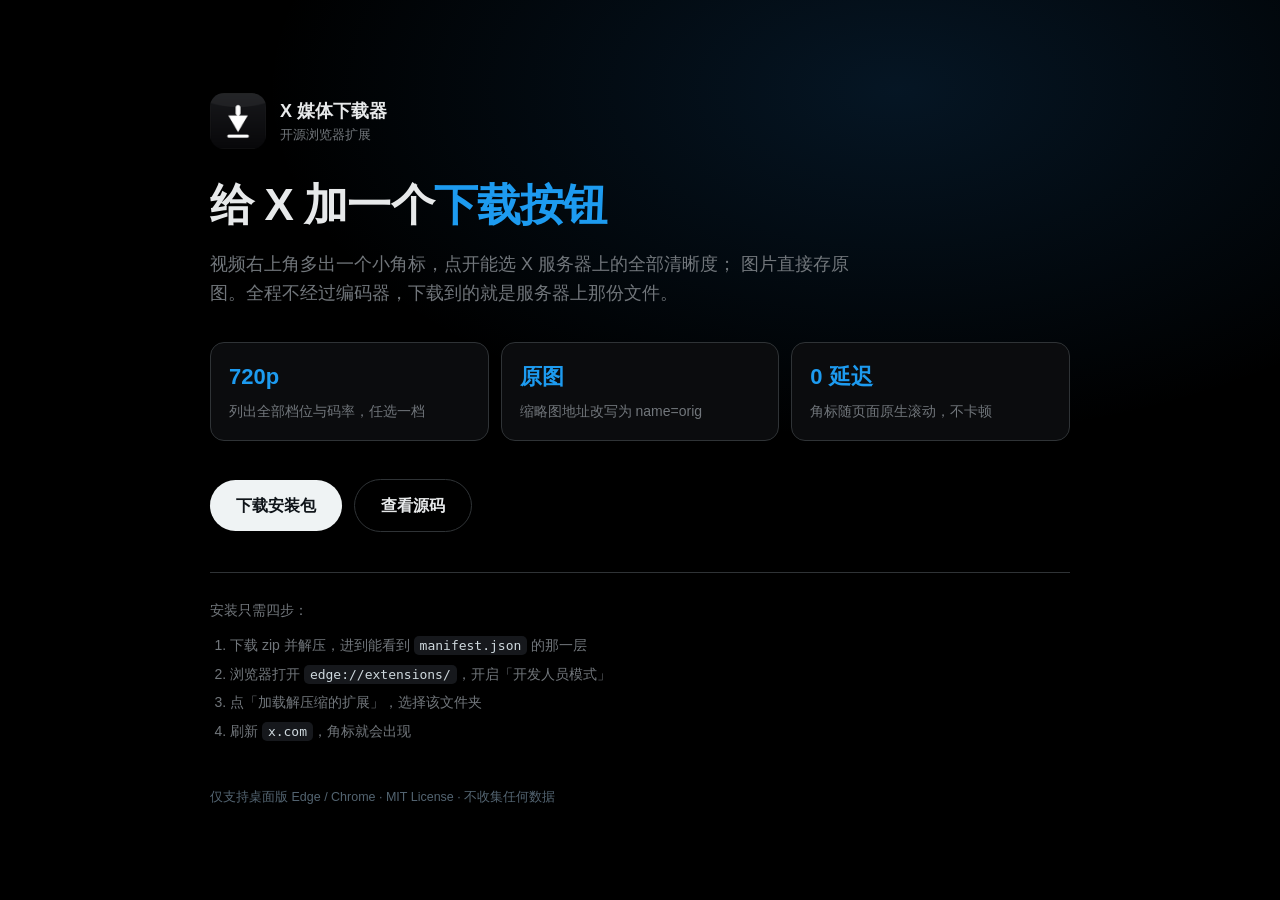
<file: docs/index.html>
<!DOCTYPE html>
<html lang="zh-CN">
<head>
<meta charset="utf-8" />
<meta name="viewport" content="width=device-width, initial-scale=1" />
<title>X 媒体下载器 — 一键保存 X 上的视频与原图</title>
<meta name="description" content="浏览器扩展：视频可选全部清晰度，图片直出原图，不二次转码。开源免费，支持 Edge / Chrome 桌面版。" />

<!-- Open Graph -->
<meta property="og:type" content="website" />
<meta property="og:site_name" content="X 媒体下载器" />
<meta property="og:title" content="X 媒体下载器 — 一键保存 X 上的视频与原图" />
<meta property="og:description" content="视频可选全部清晰度，图片直出原图，不二次转码。开源免费，支持 Edge / Chrome。" />
<meta property="og:url" content="https://usersnamesme.github.io/X-DOWNLOAD/" />
<meta property="og:image" content="https://usersnamesme.github.io/X-DOWNLOAD/og.png" />
<meta property="og:image:width" content="1200" />
<meta property="og:image:height" content="630" />

<!-- Twitter / X 卡片 -->
<meta name="twitter:card" content="summary_large_image" />
<meta name="twitter:site" content="@NgshingHow" />
<meta name="twitter:creator" content="@NgshingHow" />
<meta name="twitter:title" content="X 媒体下载器 — 一键保存 X 上的视频与原图" />
<meta name="twitter:description" content="视频可选全部清晰度，图片直出原图，不二次转码。开源免费，支持 Edge / Chrome。" />
<meta name="twitter:image" content="https://usersnamesme.github.io/X-DOWNLOAD/og.png" />

<link rel="icon" href="icon.png" />
<style>
  :root { --blue:#1d9bf0; --txt:#e7e9ea; --dim:#71767b; --line:#2f3336; }
  * { box-sizing: border-box; }
  body {
    margin: 0; background: #000; color: var(--txt);
    font: 400 16px/1.6 -apple-system, "Segoe UI", "Microsoft YaHei", sans-serif;
    min-height: 100vh; display: flex; align-items: center; justify-content: center;
    padding: 40px 20px;
    background-image: radial-gradient(900px 500px at 70% 10%, rgba(29,120,200,.18), transparent 70%);
  }
  .wrap { max-width: 860px; width: 100%; }
  .brand { display: flex; align-items: center; gap: 14px; margin-bottom: 28px; }
  .brand img { width: 56px; height: 56px; border-radius: 14px; }
  h1 { margin: 0; font-size: clamp(28px, 5vw, 44px); line-height: 1.25; letter-spacing: -0.02em; }
  h1 span { color: var(--blue); }
  .lead { color: var(--dim); font-size: clamp(15px, 2vw, 18px); margin: 18px 0 34px; max-width: 640px; }
  .feats { display: grid; gap: 12px; grid-template-columns: repeat(auto-fit, minmax(230px, 1fr)); margin-bottom: 38px; }
  .feat { border: 1px solid var(--line); border-radius: 14px; padding: 16px 18px; background: #0b0c0e; }
  .feat b { display: block; color: var(--blue); font-size: 22px; margin-bottom: 4px; }
  .feat span { color: var(--dim); font-size: 14px; }
  .cta { display: flex; gap: 12px; flex-wrap: wrap; align-items: center; }
  .btn {
    display: inline-block; padding: 13px 26px; border-radius: 999px;
    background: #eff3f4; color: #0f1419; font-weight: 700; text-decoration: none;
    transition: opacity .15s;
  }
  .btn:hover { opacity: .88; }
  .btn.ghost { background: transparent; color: var(--txt); border: 1px solid var(--line); }
  .btn.ghost:hover { background: #16181c; }
  .steps { margin-top: 40px; padding-top: 26px; border-top: 1px solid var(--line); color: var(--dim); font-size: 14px; }
  .steps ol { margin: 12px 0 0; padding-left: 20px; }
  .steps li { margin-bottom: 6px; }
  .steps code { background: #16181c; padding: 2px 6px; border-radius: 5px; font-size: 13px; color: #cfd9de; }
  footer { margin-top: 44px; color: #536471; font-size: 12.5px; }
</style>
</head>
<body>
  <div class="wrap">
    <div class="brand">
      <img src="icon.png" alt="" />
      <div>
        <div style="font-weight:800;font-size:18px">X 媒体下载器</div>
        <div style="color:var(--dim);font-size:13px">开源浏览器扩展</div>
      </div>
    </div>

    <h1>给 X 加一个<span>下载按钮</span></h1>
    <p class="lead">
      视频右上角多出一个小角标，点开能选 X 服务器上的全部清晰度；
      图片直接存原图。全程不经过编码器，下载到的就是服务器上那份文件。
    </p>

    <div class="feats">
      <div class="feat"><b>720p</b><span>列出全部档位与码率，任选一档</span></div>
      <div class="feat"><b>原图</b><span>缩略图地址改写为 name=orig</span></div>
      <div class="feat"><b>0 延迟</b><span>角标随页面原生滚动，不卡顿</span></div>
    </div>

    <div class="cta">
      <a class="btn" href="https://github.com/usersnamesme/X-DOWNLOAD/releases/latest">下载安装包</a>
      <a class="btn ghost" href="https://github.com/usersnamesme/X-DOWNLOAD">查看源码</a>
    </div>

    <div class="steps">
      安装只需四步：
      <ol>
        <li>下载 zip 并解压，进到能看到 <code>manifest.json</code> 的那一层</li>
        <li>浏览器打开 <code>edge://extensions/</code>，开启「开发人员模式」</li>
        <li>点「加载解压缩的扩展」，选择该文件夹</li>
        <li>刷新 <code>x.com</code>，角标就会出现</li>
      </ol>
    </div>

    <footer>仅支持桌面版 Edge / Chrome · MIT License · 不收集任何数据</footer>
  </div>
</body>
</html>
</file>
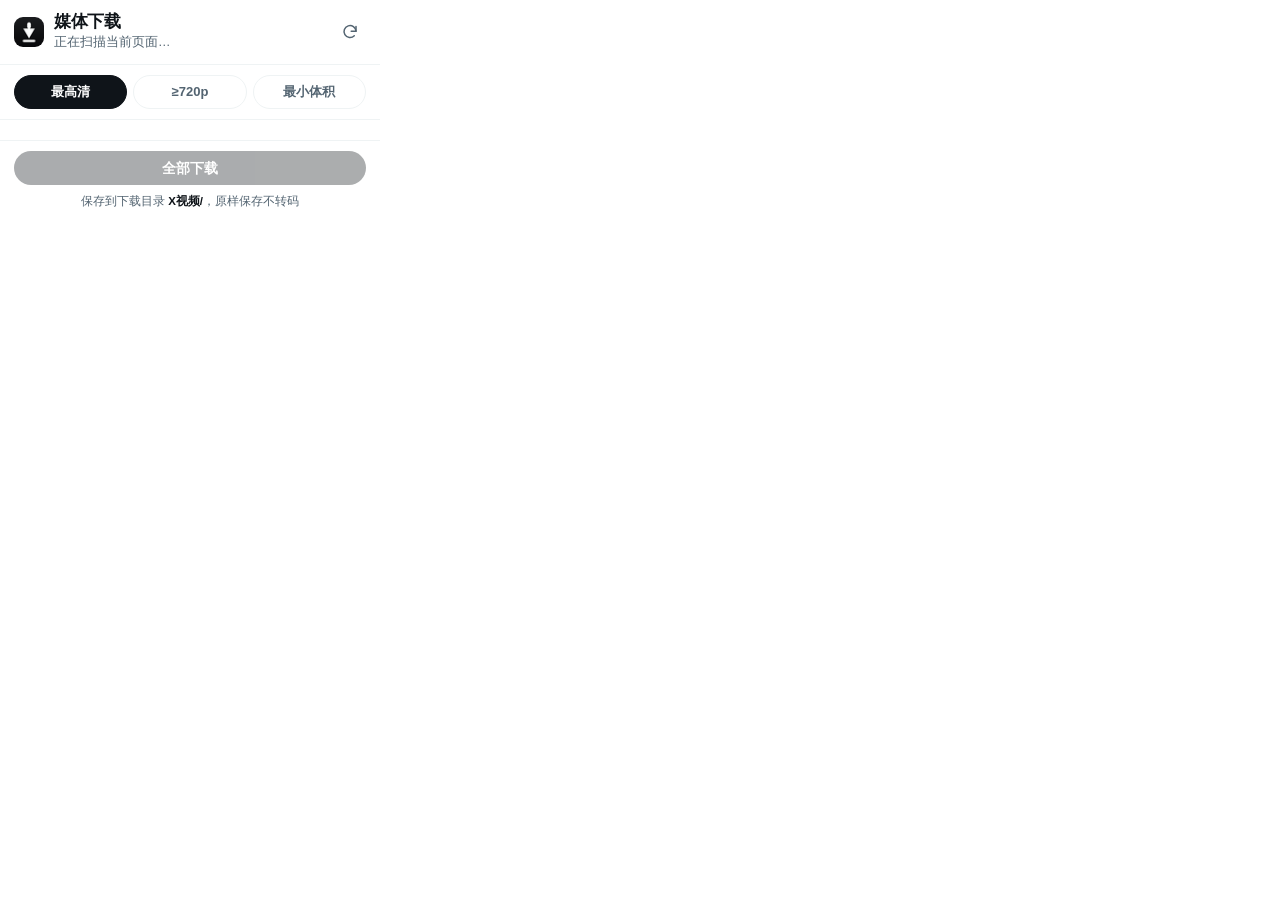
<file: popup.html>
<!DOCTYPE html>
<html lang="zh-CN">
<head>
  <meta charset="utf-8" />
  <meta name="viewport" content="width=device-width, initial-scale=1" />
  <title>X 媒体下载器</title>
  <link rel="stylesheet" href="popup.css" />
</head>
<body>
  <header class="hd">
    <img class="brand" src="icon32.png" alt="" width="30" height="30" />
    <div class="hd-txt">
      <div class="title">媒体下载</div>
      <div class="sub" id="sub">正在扫描当前页面…</div>
    </div>
    <button id="rescan" class="ghost" title="重新扫描" aria-label="重新扫描">
      <svg viewBox="0 0 24 24" width="18" height="18" fill="none" stroke="currentColor"
           stroke-width="2" stroke-linecap="round" stroke-linejoin="round">
        <path d="M20 11a8 8 0 1 0-2.3 6.1" />
        <path d="M20 4.5V11h-6.4" />
      </svg>
    </button>
  </header>

  <section class="segs" role="radiogroup" aria-label="默认清晰度">
    <label class="seg">
      <input type="radio" name="q" value="best" checked />
      <span>最高清</span>
    </label>
    <label class="seg">
      <input type="radio" name="q" value="hd" />
      <span>≥720p</span>
    </label>
    <label class="seg">
      <input type="radio" name="q" value="small" />
      <span>最小体积</span>
    </label>
  </section>

  <main id="list" class="list"></main>

  <footer class="ft">
    <button id="all" class="primary" disabled>全部下载</button>
    <div class="hint">保存到下载目录 <b>X视频/</b>，原样保存不转码</div>
  </footer>

  <script src="popup.js"></script>
</body>
</html>
</file>
<file: popup.css>
/* X 媒体下载器 — 弹窗样式（对齐 X 设计语言） */

:root {
  --bg: #000000;
  --card: #16181c;
  --line: #2f3336;
  --txt: #e7e9ea;
  --dim: #71767b;
  --hover: rgba(255, 255, 255, 0.03);
  --blue: #1d9bf0;
  --inv-bg: #eff3f4;
  --inv-fg: #0f1419;
  --font: -apple-system, BlinkMacSystemFont, "Segoe UI", "Chirp", Roboto,
    "Helvetica Neue", "Microsoft YaHei", Arial, sans-serif;
}

@media (prefers-color-scheme: light) {
  :root {
    --bg: #ffffff;
    --card: #f7f9f9;
    --line: #eff3f4;
    --txt: #0f1419;
    --dim: #536471;
    --hover: rgba(0, 0, 0, 0.03);
    --inv-bg: #0f1419;
    --inv-fg: #ffffff;
  }
}

* { box-sizing: border-box; }

html, body {
  margin: 0;
  width: 380px;
  background: var(--bg);
  color: var(--txt);
  font: 400 14px/1.4 var(--font);
  -webkit-font-smoothing: antialiased;
}

/* ---------------- 头部 ---------------- */

.hd {
  display: flex;
  align-items: center;
  gap: 10px;
  padding: 12px 14px;
  border-bottom: 1px solid var(--line);
}

.brand {
  border-radius: 9px;
  flex: 0 0 auto;
}

.hd-txt { flex: 1; min-width: 0; }

.title {
  font-size: 17px;
  font-weight: 800;
  letter-spacing: -0.02em;
  line-height: 1.2;
}

.sub {
  margin-top: 2px;
  font-size: 12.5px;
  color: var(--dim);
  white-space: nowrap;
  overflow: hidden;
  text-overflow: ellipsis;
}

.ghost {
  flex: 0 0 auto;
  display: grid;
  place-items: center;
  width: 32px;
  height: 32px;
  border: none;
  border-radius: 9999px;
  background: transparent;
  color: var(--dim);
  cursor: pointer;
  transition: background 0.12s ease, color 0.12s ease;
}

.ghost:hover {
  background: var(--hover);
  color: var(--txt);
}

/* ---------------- 清晰度切换 ---------------- */

.segs {
  display: flex;
  gap: 6px;
  padding: 10px 14px;
  border-bottom: 1px solid var(--line);
}

.seg { flex: 1; }
.seg input { position: absolute; opacity: 0; pointer-events: none; }

.seg span {
  display: block;
  padding: 7px 4px;
  border: 1px solid var(--line);
  border-radius: 9999px;
  text-align: center;
  font-size: 13px;
  font-weight: 600;
  color: var(--dim);
  cursor: pointer;
  transition: all 0.12s ease;
}

.seg span:hover { background: var(--hover); color: var(--txt); }

.seg input:checked + span {
  background: var(--inv-bg);
  border-color: var(--inv-bg);
  color: var(--inv-fg);
  font-weight: 700;
}

/* ---------------- 列表 ---------------- */

.list {
  max-height: 372px;
  overflow-y: auto;
  padding: 10px;
  scrollbar-width: thin;
  scrollbar-color: var(--line) transparent;
}

.item {
  padding: 12px;
  margin-bottom: 8px;
  border: 1px solid var(--line);
  border-radius: 16px;
  background: var(--card);
  transition: border-color 0.12s ease;
}

.item:hover { border-color: #536471; }

.item-head {
  display: flex;
  align-items: center;
  gap: 6px;
  margin-bottom: 8px;
  font-size: 12.5px;
  font-weight: 700;
  color: var(--blue);
}

.item-txt {
  color: var(--txt);
  font-size: 13px;
  line-height: 1.5;
  margin-bottom: 10px;
  display: -webkit-box;
  -webkit-line-clamp: 3;
  -webkit-box-orient: vertical;
  overflow: hidden;
  word-break: break-word;
}

.chips { display: flex; flex-wrap: wrap; gap: 6px; }

.chip {
  display: inline-flex;
  align-items: baseline;
  gap: 5px;
  padding: 6px 13px;
  border: 1px solid var(--line);
  border-radius: 9999px;
  background: transparent;
  color: var(--txt);
  font: 600 13px/1 var(--font);
  cursor: pointer;
  transition: all 0.12s ease;
}

.chip:hover { background: var(--hover); border-color: #536471; }

.chip b { font-weight: 700; }

.chip small {
  font-size: 11px;
  font-weight: 400;
  color: var(--dim);
}

.chip.best {
  border-color: var(--blue);
  background: rgba(29, 155, 240, 0.1);
  color: var(--blue);
}

.chip.best small { color: var(--blue); opacity: 0.75; }

.chip.done {
  border-color: rgba(0, 186, 124, 0.6);
  background: rgba(0, 186, 124, 0.1);
  color: #00ba7c;
}

.chip.more {
  cursor: default;
  color: var(--dim);
}

.empty {
  padding: 30px 18px;
  text-align: center;
  color: var(--dim);
  font-size: 13px;
  line-height: 1.7;
}

.empty b { color: var(--txt); }

/* ---------------- 底部 ---------------- */

.ft {
  padding: 10px 14px 12px;
  border-top: 1px solid var(--line);
}

.primary {
  width: 100%;
  padding: 10px;
  border: none;
  border-radius: 9999px;
  background: var(--inv-bg);
  color: var(--inv-fg);
  font: 700 14px/1 var(--font);
  cursor: pointer;
  transition: opacity 0.12s ease;
}

.primary:hover:not(:disabled) { opacity: 0.88; }
.primary:disabled { opacity: 0.35; cursor: default; }

.hint {
  margin-top: 8px;
  color: var(--dim);
  font-size: 11.5px;
  text-align: center;
}

.hint b { color: var(--txt); font-weight: 600; }

/* ---------------- 加载指示 ---------------- */

.spin {
  display: inline-block;
  width: 12px;
  height: 12px;
  border: 2px solid var(--line);
  border-top-color: var(--blue);
  border-radius: 50%;
  animation: sp 0.7s linear infinite;
  vertical-align: -2px;
}

@keyframes sp { to { transform: rotate(360deg); } }

/* 图片条目用蓝调区分，和视频清晰度区分开 */
.chip-img {
  border-color: rgba(29, 155, 240, 0.45);
  color: var(--blue);
}

.chip-img:hover {
  background: rgba(29, 155, 240, 0.1);
  border-color: var(--blue);
}

.chip-img small { color: var(--blue); opacity: 0.8; }

.chip-img.done {
  border-color: rgba(0, 186, 124, 0.6);
  background: rgba(0, 186, 124, 0.1);
  color: #00ba7c;
}

.chip-img.done small { color: #00ba7c; }
</file>
